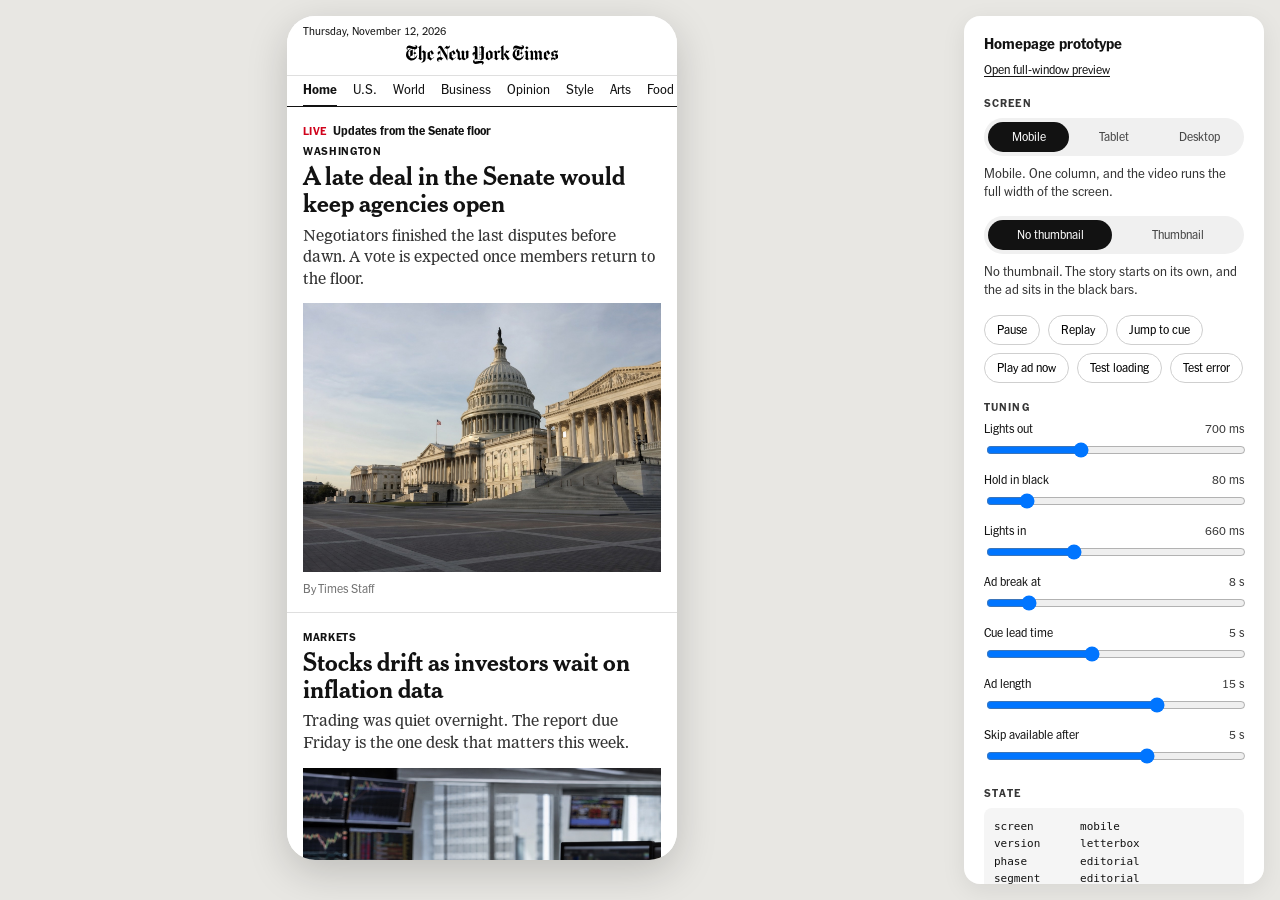
<file: index.html>
<!doctype html>
<html lang="en">
<head>
  <meta charset="utf-8" />
  <meta name="viewport" content="width=device-width, initial-scale=1" />
  <title>Homepage prototype: Style</title>
  <script>
    // ?view=window drops the phone frame and uses the real browser window.
    if (new URLSearchParams(location.search).get("view") === "window") {
      document.documentElement.dataset.view = "window";
    }
  </script>
  <link rel="stylesheet" href="styles.css?v=4" />
</head>
<body data-version="letterbox" data-layout="mobile">
  <main class="stage">

    <section class="phone" aria-label="Homepage">
      <header class="site-head">
        <p class="home-date">Thursday, November 12, 2026</p>
        <img class="masthead" src="media/nyt-logo.svg" alt="The New York Times">
        <nav class="chips" aria-label="Sections">
          <button class="is-active" type="button">Home</button>
          <button type="button">U.S.</button>
          <button type="button">World</button>
          <button type="button">Business</button>
          <button type="button">Opinion</button>
          <button type="button" id="styleJump">Style</button>
          <button type="button">Arts</button>
          <button type="button">Food</button>
          <button type="button">Travel</button>
        </nav>
      </header>

      <div class="home-scroll" id="homeScroll" tabindex="0">
        <div class="home-lead">
          <article class="story story-lead">
            <p class="live"><span>Live</span> Updates from the Senate floor</p>
            <p class="kicker">Washington</p>
            <h2 class="story-title">A late deal in the Senate would keep agencies open</h2>
            <p class="story-dek">Negotiators finished the last disputes before dawn. A vote is expected once members return to the floor.</p>
            <img class="photo" src="media/photo-senate.jpg" alt="">
            <p class="byline">By Times Staff</p>
          </article>

          <div class="home-rail">
            <article class="story">
              <p class="kicker">Markets</p>
              <h2 class="story-title">Stocks drift as investors wait on inflation data</h2>
              <p class="story-dek">Trading was quiet overnight. The report due Friday is the one desk that matters this week.</p>
              <img class="photo" src="media/photo-markets.jpg" alt="">
              <p class="byline">By Times Staff</p>
            </article>

            <article class="story">
              <p class="kicker">Weather</p>
              <h2 class="story-title">A long storm system stretches across the Midwest</h2>
              <p class="story-dek">Rain moves in from the west tonight, with colder air behind it by the weekend.</p>
              <p class="byline">By Times Staff</p>
            </article>
          </div>
        </div>

        <section class="feed-section" id="style">
          <h2 class="feed-section-title">Style</h2>

          <div class="section-grid">
            <div class="style-main">
              <div class="style-copy">
                <p class="kicker">Fashion Week</p>
                <h3 class="story-title">Fashion week looks that made it into our Spotlight for 2026</h3>
                <p class="story-dek">The coat, the shoe, and the bag that left the tents and ended up on the sidewalk.</p>
              </div>

              <div class="section-side">
                <article class="story story-compact">
                  <h3 class="story-title">The coat that took over the front row</h3>
                  <p class="byline">By Times Staff</p>
                </article>

                <article class="story story-compact">
                  <h3 class="story-title">Five bags that explained the season</h3>
                  <p class="byline">By Times Staff</p>
                </article>
              </div>
            </div>

            <div class="style-player">
            <div class="player is-loading" id="player" data-version="letterbox" data-state="editorial" data-segment="editorial">
              <video
                id="editorial"
                class="media editorial"
                src="media/editorial.mp4"
                playsinline
                muted
                preload="auto"
              ></video>

              <div class="ad-frame" id="adFrame">
                <img src="frame-media/ad-frame.png" alt="Sponsored by Louis Vuitton. Fashion Weeks Looks that spotlight Fall 2026.">
              </div>

              <div class="ad-backdrop" id="adBackdrop"></div>
              <div class="ad-stage" id="adStage">
                <video
                  id="ad"
                  class="media"
                  src="media/ad.mp4"
                  playsinline
                  muted
                  preload="auto"
                ></video>
                <div class="on-video">
                  <div class="ad-meta">
                    <span class="slug">AD</span>
                    <span class="timer" id="adTimer">0:15</span>
                  </div>
                </div>
              </div>

              <div class="chrome" id="chrome">
                <img class="mark" src="media/super-t.svg" alt="The New York Times">
                <div class="controls">
                  <button class="icon-btn" id="expandBtn" type="button" aria-label="Expand">
                    <svg viewBox="0 0 24 24" aria-hidden="true">
                      <path d="M14 5h5v5M19 5l-6 6M10 19H5v-5M5 19l6-6"/>
                    </svg>
                  </button>
                  <button class="icon-btn is-muted" id="muteBtn" type="button" aria-label="Unmute" aria-pressed="true">
                    <svg class="icon-sound" viewBox="0 0 24 24" aria-hidden="true">
                      <path d="M4.5 10h2.8L12 6.2v11.6L7.3 14H4.5v-4z"/>
                    </svg>
                    <svg class="icon-muted" viewBox="0 0 24 24" aria-hidden="true">
                      <path d="M4.5 10h2.8L12 6.2v11.6L7.3 14H4.5v-4zM16 9.5l4.5 5M20.5 9.5l-4.5 5"/>
                    </svg>
                  </button>
                  <button class="icon-btn" id="shareBtn" type="button" aria-label="Copy link">
                    <svg viewBox="0 0 24 24" aria-hidden="true">
                      <path d="M10 13.2a3.6 3.6 0 0 0 5.1.4l1.8-1.8a3.6 3.6 0 0 0-5.1-5.1l-1 1"/>
                      <path d="M14 10.8a3.6 3.6 0 0 0-5.1-.4l-1.8 1.8a3.6 3.6 0 0 0 5.1 5.1l1-1"/>
                    </svg>
                  </button>
                  <button class="icon-btn" id="ccBtn" type="button" aria-label="Captions" aria-pressed="false">
                    <svg viewBox="0 0 24 24" aria-hidden="true">
                      <rect x="3.5" y="5.5" width="17" height="13" rx="2"/>
                      <path d="M10.4 10.3a2 2 0 1 0 0 3.4M16.4 10.3a2 2 0 1 0 0 3.4"/>
                    </svg>
                  </button>
                </div>
                <p class="credit">The New York Times</p>
              </div>

              <div class="brand-card" id="brandCard">
                <img class="brand-logo" src="media/louis-vuitton.svg" alt="Louis Vuitton">
                <p>Fall Collection 2026.</p>
                <span class="cta">Explore</span>
              </div>

              <p class="continues" id="continues">Video continues after advertisement</p>
              <div class="cue-pill" id="cuePill">Ad starts in <span id="cueCount">5</span></div>
              <button class="skip" id="skipBtn" type="button">Skip ad in 5</button>

              <div class="blackout" id="blackout"></div>

              <button class="play-toggle" id="playToggle" type="button" aria-label="Play">
                <svg viewBox="0 0 24 24" aria-hidden="true">
                  <path d="M9 7.2v9.6l8-4.8-8-4.8z" fill="currentColor"/>
                </svg>
              </button>

              <div class="progress">
                <div class="progress-fill" id="progressFill"></div>
                <div class="progress-knob" id="progressKnob"></div>
              </div>

              <div class="loading" id="loading" role="status" aria-label="Loading video">
                <span class="spinner"></span>
              </div>

              <div class="error-card" id="errorCard" role="alert">
                <p id="errorText">Unable to play video. Please refresh to try again.</p>
              </div>
            </div>

            <p class="caption">Alex Pena, Stephanie Figgins, Axel Boada and Caroline Kim</p>
            </div>
          </div>
        </section>

        <section class="feed-section" id="food">
          <h2 class="feed-section-title">Food</h2>
          <article class="story">
            <p class="kicker">Weeknight</p>
            <h3 class="story-title">A pot of beans that gets better every day</h3>
            <p class="story-dek">Start it on Sunday. By Wednesday it is the whole dinner.</p>
            <img class="photo" src="media/photo-food.jpg" alt="">
            <p class="byline">By Times Staff</p>
          </article>
        </section>
      </div>
    </section>

    <aside class="panel" id="panel">
      <div class="panel-head">
        <h2>Homepage prototype</h2>
        <button class="panel-close" id="panelClose" type="button" aria-label="Hide tuning panel">Hide</button>
      </div>
      <p class="panel-links">
        <a class="open-window" href="?view=window" target="_blank" rel="noopener">Open full-window preview</a>
        <a class="open-frame" href="./">Back to phone frame</a>
      </p>
      <h3>Screen</h3>
      <div class="layout-switch" role="group" aria-label="Screen size">
        <button class="is-on" id="layoutMobile" type="button" aria-pressed="true">Mobile</button>
        <button id="layoutTablet" type="button" aria-pressed="false">Tablet</button>
        <button id="layoutDesktop" type="button" aria-pressed="false">Desktop</button>
      </div>
      <p class="panel-lead" id="layoutNote">Mobile. One column, and the video runs the full width of the screen.</p>

      <div class="version-switch" role="group" aria-label="Video version">
        <button class="is-on" id="verLetterbox" type="button" aria-pressed="true">No thumbnail</button>
        <button id="verFrame" type="button" aria-pressed="false">Thumbnail</button>
      </div>
      <p class="panel-lead" id="switchNote">No thumbnail. The story starts on its own, and the ad sits in the black bars.</p>

      <div class="frame-only">
        <div class="thumb-switch" role="group" aria-label="Thumbnail design">
          <button class="is-on" id="thumbA" type="button" aria-pressed="true">Intro Slate</button>
          <button id="thumbB" type="button" aria-pressed="false">Static Cover</button>
        </div>
        <p class="panel-lead" id="thumbNote">Intro Slate. A darkened close-up with the headline centered and the Louis Vuitton mark at the bottom.</p>
      </div>

      <div class="buttons">
        <button class="btn" id="playBtn" type="button">Pause</button>
        <button class="btn" id="replayBtn" type="button">Replay</button>
        <button class="btn" id="jumpBtn" type="button">Jump to cue</button>
        <button class="btn" id="triggerBtn" type="button">Play ad now</button>
        <button class="btn" id="loadingBtn" type="button">Test loading</button>
        <button class="btn" id="errorBtn" type="button">Test error</button>
      </div>

      <h3>Tuning</h3>

      <div class="frame-only">
        <label class="field">
          <span>Thumbnail length <output id="o-frameDuration"></output></span>
          <input type="range" id="s-frameDuration" min="1" max="4" step="0.5" value="2" />
        </label>
        <label class="field">
          <span>Thumbnail leads by <output id="o-frameLead"></output></span>
          <input type="range" id="s-frameLead" min="0" max="3" step="0.5" value="1" />
        </label>
      </div>

      <label class="field">
        <span>Lights out <output id="o-lightsOut"></output></span>
        <input type="range" id="s-lightsOut" min="200" max="1600" step="20" value="700" />
      </label>
      <label class="field">
        <span>Hold in black <output id="o-holdBlack"></output></span>
        <input type="range" id="s-holdBlack" min="0" max="600" step="20" value="80" />
      </label>
      <label class="field">
        <span>Lights in <output id="o-lightsIn"></output></span>
        <input type="range" id="s-lightsIn" min="200" max="1600" step="20" value="650" />
      </label>
      <label class="field">
        <span>Ad break at <output id="o-breakAt"></output></span>
        <input type="range" id="s-breakAt" min="6" max="20" step="1" value="8" />
      </label>
      <label class="field">
        <span>Cue lead time <output id="o-cueLead"></output></span>
        <input type="range" id="s-cueLead" min="3" max="8" step="1" value="5" />
      </label>
      <label class="field">
        <span>Ad length <output id="o-adDuration"></output></span>
        <input type="range" id="s-adDuration" min="5" max="20" step="1" value="15" />
      </label>
      <label class="field">
        <span>Skip available after <output id="o-skipAfter"></output></span>
        <input type="range" id="s-skipAfter" min="0" max="8" step="1" value="5" />
      </label>

      <h3>State</h3>
      <pre class="readout" id="readout"></pre>

      <h3>What you can move</h3>
      <ul class="notes">
        <li><b>Before the break:</b> “Ad starts in” sits on the editorial picture.</li>
        <li><b>On the ad:</b> “Video continues after advertisement,” AD slug, remaining time, skip, and the Louis Vuitton line.</li>
        <li>None of that type is burned into either clip.</li>
      </ul>
    </aside>

    <button class="sheet-tab" id="sheetTab" type="button" aria-controls="panel" aria-expanded="false">
      <svg viewBox="0 0 24 24" aria-hidden="true"><path d="M6 14l6-6 6 6"/></svg>
      <span class="sheet-label">Tuning</span>
    </button>

  </main>

  <script src="main.js?v=5"></script>
</body>
</html>
</file>
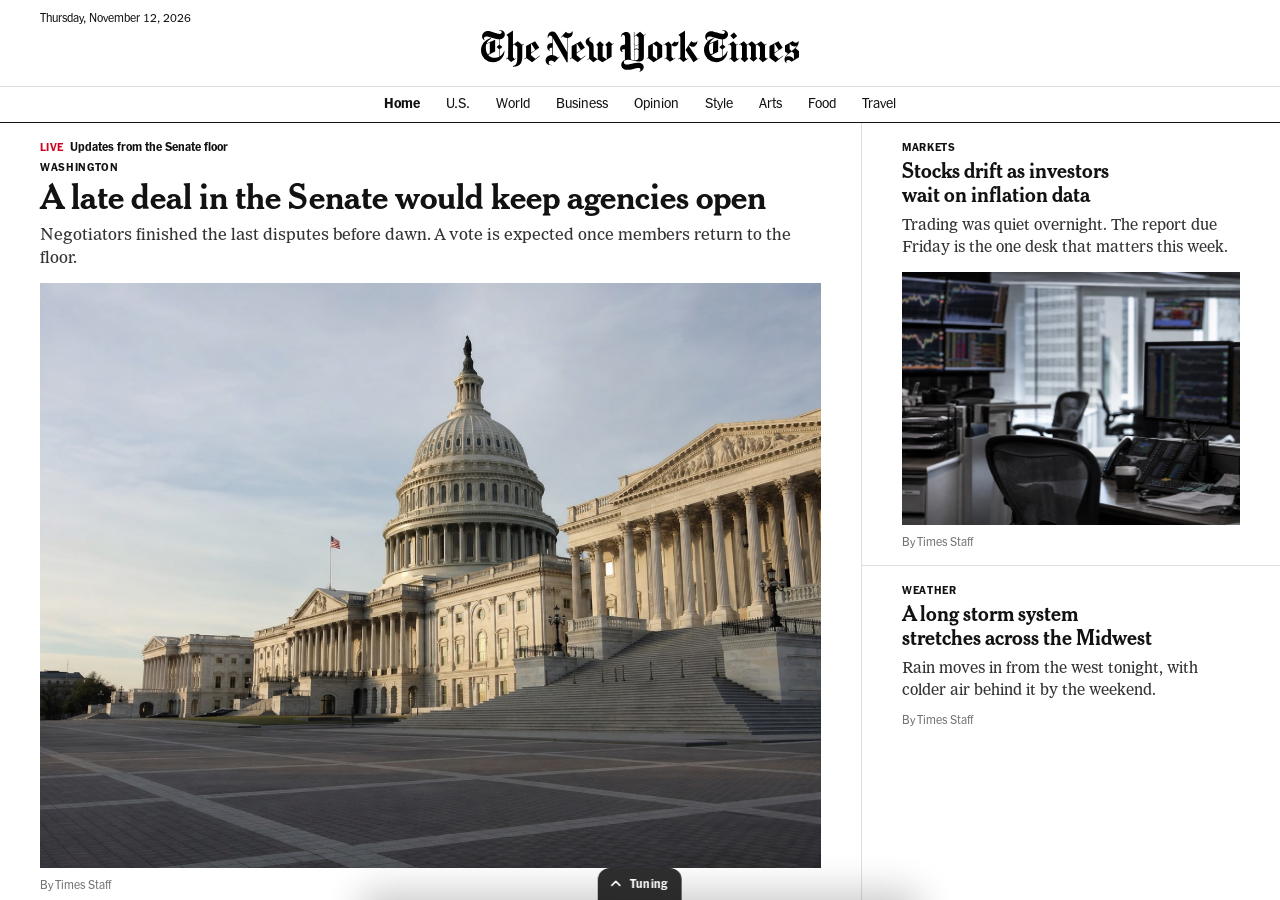
<file: preview.html>
<!doctype html>
<html lang="en">
<head>
  <meta charset="utf-8" />
  <title>Homepage prototype: full-window preview</title>
  <meta http-equiv="refresh" content="0; url=index.html?view=window" />
  <script>location.replace("index.html?view=window" + location.hash);</script>
</head>
<body>
  <p><a href="index.html?view=window">Open the full-window preview</a></p>
</body>
</html>
</file>
<file: styles.css>
@font-face {
  font-family: "NYT Cheltenham";
  src: url("fonts/NYTCheltenhamBold.otf") format("opentype");
  font-weight: 700;
  font-style: normal;
  font-display: swap;
}

@font-face {
  font-family: "NYT Cheltenham";
  src: url("fonts/NYTCheltenhamMedium.otf") format("opentype");
  font-weight: 500;
  font-style: normal;
  font-display: swap;
}

@font-face {
  font-family: "NYT Imperial";
  src: url("fonts/NYTImperialRegular.otf") format("opentype");
  font-weight: 400;
  font-style: normal;
  font-display: swap;
}

@font-face {
  font-family: "NYT Franklin";
  src: url("fonts/NYTFranklinMedium.otf") format("opentype");
  font-weight: 500;
  font-style: normal;
  font-display: swap;
}

@font-face {
  font-family: "NYT Franklin";
  src: url("fonts/NYTFranklinBold.otf") format("opentype");
  font-weight: 700;
  font-style: normal;
  font-display: swap;
}

:root {
  --ink: #121212;
  --ink-soft: #363636;
  --paper: #ffffff;
  --hairline: #dfdfdf;
  --serif: "NYT Cheltenham", Georgia, "Times New Roman", serif;
  --text: "NYT Imperial", Georgia, "Times New Roman", serif;
  --sans: "NYT Franklin", "Helvetica Neue", Arial, sans-serif;
  --ui-font: var(--sans);
  --ui-weight: 500;
}

* { box-sizing: border-box; }

body {
  margin: 0;
  min-height: 100vh;
  background: #e8e7e3;
  color: var(--ink);
  font-family: var(--sans);
  font-weight: 500;
}

.stage {
  min-height: 100vh;
  display: flex;
  justify-content: center;
  align-items: flex-start;
  padding: 16px 332px 16px 16px;
}

.phone {
  --gutter: 16px;
  flex: none;
  width: min(390px, 100%);
  height: min(844px, calc(100vh - 32px));
  display: flex;
  flex-direction: column;
  background: var(--paper);
  border-radius: 28px;
  box-shadow: 0 12px 40px rgba(0, 0, 0, 0.18);
  overflow: hidden;
}

.site-head {
  flex: none;
  background: #fff;
  border-bottom: 1px solid #121212;
}

.masthead {
  display: block;
  height: 20px;
  width: auto;
  margin: 8px auto 10px;
}

.home-scroll {
  flex: 1;
  overflow-x: hidden;
  overflow-y: auto;
  overscroll-behavior: contain;
  background: #fff;
  outline: none;
  scrollbar-width: none;
}

.home-scroll::-webkit-scrollbar { display: none; }

.home-date {
  margin: 0;
  padding: 10px var(--gutter) 0;
  font-family: var(--sans);
  font-size: 11px;
  font-weight: 500;
  line-height: 1;
  color: #121212;
}

.chips {
  display: flex;
  gap: 16px;
  overflow-x: auto;
  padding: 0 var(--gutter);
  background: #fff;
  border-top: 1px solid var(--hairline);
  scrollbar-width: none;
}

.chips::-webkit-scrollbar { display: none; }

.chips button {
  flex: none;
  margin: 0;
  padding: 8px 0 9px;
  border: 0;
  background: none;
  color: #121212;
  font-family: var(--sans);
  font-size: 13px;
  font-weight: 500;
  line-height: 1;
  cursor: pointer;
}

.chips button.is-active {
  font-weight: 700;
  box-shadow: inset 0 -1px 0 #121212;
}

.story {
  padding: 18px var(--gutter) 16px;
  border-bottom: 1px solid var(--hairline);
}

.feed-section .story { border-bottom-color: var(--hairline); }

.story-compact { padding-top: 14px; padding-bottom: 14px; }

.live {
  display: flex;
  align-items: center;
  gap: 6px;
  margin: 0 0 8px;
  font-family: var(--sans);
  font-size: 12px;
  font-weight: 700;
  line-height: 1;
}

.live span {
  color: #d0021b;
  letter-spacing: 0.04em;
  text-transform: uppercase;
  font-size: 11px;
}

.kicker {
  margin: 0 0 6px;
  font-family: var(--sans);
  font-size: 11px;
  font-weight: 700;
  letter-spacing: 0.06em;
  text-transform: uppercase;
  color: #121212;
}

.story-title {
  margin: 0 0 8px;
  font-family: var(--serif);
  font-weight: 700;
  font-size: 26px;
  line-height: 1.05;
}

.story-compact .story-title {
  font-family: var(--serif);
  font-size: 18px;
  font-weight: 500;
  line-height: 1.15;
}

.story-dek {
  margin: 0;
  font-family: var(--text);
  font-weight: 400;
  font-size: 16px;
  line-height: 1.35;
  color: #333;
}

.byline {
  margin: 10px 0 0;
  font-family: var(--sans);
  font-size: 12px;
  font-weight: 500;
  color: #727272;
}

.photo {
  display: block;
  width: 100%;
  height: auto;
  aspect-ratio: 4 / 3;
  margin-top: 12px;
  object-fit: cover;
  object-position: center;
  background: #d5d0c6;
}

.feed-section-title {
  margin: 0;
  padding: 18px var(--gutter) 2px;
  border-top: 1px solid #121212;
  font-family: var(--serif);
  font-size: 26px;
  font-weight: 700;
  line-height: 1;
}

#style { scroll-margin-top: 8px; }

.style-copy {
  padding: 18px var(--gutter) 0;
}

.style-player {
  padding: 0 var(--gutter) 16px;
  border-bottom: 1px solid var(--hairline);
}

.style-player .player {
  display: block;
  width: 100%;
  margin: 16px 0 0;
}

.section-grid {
  display: grid;
  grid-template-columns: minmax(0, 1fr);
  grid-template-areas:
    "copy"
    "player"
    "side";
}

.style-main { display: contents; }
.style-copy { grid-area: copy; }
.style-player { grid-area: player; }
.section-side { grid-area: side; min-width: 0; }

.caption {
  margin: 8px 0 0;
  font-family: var(--ui-font);
  font-size: 12px;
  font-weight: var(--ui-weight);
  line-height: 1.4;
  text-align: center;
  color: #8a8a8a;
}

/* ---------- Player (same as the article prototype) ---------- */
.player {
  position: relative;
  width: 100%;
  aspect-ratio: 9 / 16;
  background: #000;
  overflow: hidden;
  container-type: inline-size;
  font-family: var(--ui-font);
  --edge: 16px;
}

.media {
  position: absolute;
  inset: 0;
  width: 100%;
  height: 100%;
  object-fit: cover;
  background: #000;
}

.ad-backdrop {
  position: absolute;
  inset: 0;
  background: #000;
  opacity: 0;
  z-index: 1;
  pointer-events: none;
}

#player[data-segment="ad"] .ad-backdrop { opacity: 1; }
#player[data-segment="ad"] .editorial { opacity: 0; }

.ad-stage {
  position: absolute;
  left: 0;
  right: 0;
  top: 50%;
  width: 100%;
  aspect-ratio: 4 / 3;
  transform: translateY(-50%);
  opacity: 0;
  z-index: 2;
}

#player[data-segment="ad"] .ad-stage { opacity: 1; }

.on-video {
  position: absolute;
  inset: 0;
  z-index: 2;
  pointer-events: none;
}

.ad-meta {
  position: absolute;
  top: 12px;
  left: var(--edge);
  display: flex;
  gap: 8px;
  align-items: center;
  opacity: 0;
  transform: translateY(6px);
  transition: opacity 480ms ease, transform 480ms ease;
}

#player[data-segment="ad"] .ad-meta {
  opacity: 1;
  transform: none;
}

.slug,
.timer {
  color: #fff;
  font-size: 13px;
  font-weight: var(--ui-weight);
  line-height: 1;
  padding: 7px 10px;
  border-radius: 999px;
  background: rgba(190, 190, 190, 0.38);
  backdrop-filter: blur(12px);
}

.slug { letter-spacing: 0.04em; }

.brand-card {
  position: absolute;
  left: var(--edge);
  right: 16px;
  bottom: 23px;
  z-index: 3;
  color: #fff;
  opacity: 0;
  pointer-events: none;
}

#player[data-segment="ad"] .brand-card { opacity: 1; }

.brand-logo {
  display: block;
  height: 22px;
  width: auto;
  margin: 0 0 12px;
}

.brand-card p {
  margin: 0 0 16px;
  font-size: 12px;
  font-weight: 300;
  line-height: 1.3;
}

.cta {
  display: inline-block;
  background: #fff;
  color: #121212;
  border-radius: 999px;
  padding: 10px 22px;
  font-size: 15px;
  font-weight: var(--ui-weight);
}

.continues,
.cue-pill,
.skip {
  position: absolute;
  z-index: 3;
  color: #fff;
  line-height: 1;
  opacity: 0;
  transform: translateY(-8px);
  transition: opacity 480ms ease, transform 480ms ease;
}

.cue-pill,
.skip {
  top: 24px;
  left: var(--edge);
  font-size: 15px;
  font-weight: var(--ui-weight);
  letter-spacing: 0;
  padding: 11px 18px;
  border-radius: 999px;
  background: rgba(190, 190, 190, 0.38);
  backdrop-filter: blur(16px);
}

.continues {
  left: var(--edge);
  margin: 0;
  font-size: 14px;
  font-weight: var(--ui-weight);
  letter-spacing: 0.02em;
  top: calc(50% - (100cqi * 3 / 8) - 28px);
}

#player[data-segment="ad"] .continues {
  opacity: 1;
  transform: none;
}

.chrome {
  position: absolute;
  inset: 0;
  z-index: 3;
  pointer-events: none;
}

#player[data-segment="ad"] .chrome { opacity: 0; }

.mark {
  position: absolute;
  top: 12px;
  right: var(--edge);
  width: 60px;
  height: 60px;
  object-fit: contain;
}

.controls {
  position: absolute;
  right: var(--edge);
  bottom: 22px;
  display: flex;
  flex-direction: column;
  gap: 16px;
}

.icon-btn {
  width: 32px;
  height: 32px;
  padding: 0;
  border: 0;
  background: transparent;
  color: #fff;
  pointer-events: auto;
  cursor: pointer;
}

.icon-btn svg {
  width: 22px;
  height: 22px;
  fill: none;
  stroke: currentColor;
  stroke-width: 2.4;
  stroke-linecap: round;
  stroke-linejoin: round;
}

.icon-btn .icon-muted { display: none; }
.icon-btn.is-muted .icon-sound { display: none; }
.icon-btn.is-muted .icon-muted { display: block; }

#player[data-segment="ad"] .icon-btn { pointer-events: none; }

.credit {
  position: absolute;
  left: 12px;
  bottom: 18px;
  margin: 0;
  color: #fff;
  font-size: 12px;
  font-weight: var(--ui-weight);
}

#player[data-state="cue"] .cue-pill {
  opacity: 1;
  transform: none;
}

.skip {
  border: 0;
  color: #fff;
  cursor: default;
  pointer-events: none;
}

#player[data-segment="ad"] .skip {
  opacity: 1;
  transform: none;
  pointer-events: auto;
}

.skip.ready { cursor: pointer; }

.blackout {
  position: absolute;
  inset: 0;
  background: #000;
  opacity: 0;
  pointer-events: none;
  z-index: 4;
}

.play-toggle {
  position: absolute;
  top: 50%;
  left: 50%;
  z-index: 6;
  width: 76px;
  height: 76px;
  margin: 0;
  padding: 0;
  border: 0;
  border-radius: 50%;
  background: rgba(20, 20, 20, 0.45);
  color: #fff;
  transform: translate(-50%, -50%);
  cursor: pointer;
  display: none;
}

.player.is-paused .play-toggle { display: grid; place-items: center; }

.play-toggle svg {
  width: 34px;
  height: 34px;
  margin-left: 4px;
}

.progress {
  position: absolute;
  left: 0;
  right: 0;
  bottom: 0;
  height: 8px;
  background: #6e6e6e;
  z-index: 5;
}

.progress-fill {
  height: 100%;
  width: 0;
  background: #141414;
}

.progress-knob {
  position: absolute;
  top: 50%;
  left: 0;
  width: 16px;
  height: 16px;
  border-radius: 50%;
  background: #fff;
  transform: translateY(-50%);
}

/* ---------- Loading and error states (July 2026 video spec) ---------- */
.loading,
.error-card {
  position: absolute;
  inset: 0;
  display: none;
  place-items: center;
}

.loading {
  z-index: 5;
  pointer-events: none;
}

/* Blur layer over the current frame, spinner on top */
.loading::before {
  content: "";
  position: absolute;
  inset: 0;
  background: rgba(0, 0, 0, 0.25);
  backdrop-filter: blur(10px);
  -webkit-backdrop-filter: blur(10px);
}

.spinner {
  position: relative;
  width: 32px;
  height: 32px;
  border: 3px solid rgba(255, 255, 255, 0.35);
  border-top-color: #fff;
  border-radius: 50%;
  animation: spin 0.9s linear infinite;
}

@keyframes spin {
  to { transform: rotate(360deg); }
}

.player.is-loading .loading { display: grid; }

.error-card {
  z-index: 7;
  padding: 24px;
  background: rgba(0, 0, 0, 0.88);
  color: #fff;
  text-align: center;
  pointer-events: none;
}

.error-card p {
  margin: 0;
  font-size: 15px;
  line-height: 1.4;
  max-width: 280px;
}

.player.is-error .error-card { display: grid; }

.player.is-error .chrome,
.player.is-error .progress,
.player.is-error .play-toggle,
.player.is-error .skip,
.player.is-error .cue-pill,
.player.is-error .continues,
.player.is-error .loading {
  display: none;
}

.icon-btn.is-on svg { stroke: #fff; }
.icon-btn[aria-pressed="true"] {
  background: rgba(255, 255, 255, 0.22);
  border-radius: 6px;
}

/* ---------- Control panel ---------- */
.panel {
  position: fixed;
  top: 16px;
  right: 16px;
  bottom: 16px;
  z-index: 20;
  width: 300px;
  margin: 0;
  overflow: auto;
  background: #fff;
  border-radius: 16px;
  padding: 20px;
  box-shadow: 0 6px 24px rgba(0, 0, 0, 0.08);
  font-size: 13px;
}

.panel h2 { margin: 0 0 8px; font-size: 15px; }

.panel-lead {
  margin: 0 0 14px;
  font-size: 13px;
  line-height: 1.4;
  color: var(--ink-soft);
}

.panel h3 {
  margin: 18px 0 8px;
  font-size: 11px;
  letter-spacing: 0.1em;
  text-transform: uppercase;
  color: var(--ink-soft);
}

.buttons { display: flex; flex-wrap: wrap; gap: 8px; }

.btn {
  font: inherit;
  font-size: 12px;
  background: #fff;
  border: 1px solid #cfcfcf;
  border-radius: 999px;
  padding: 7px 12px;
  cursor: pointer;
}

.btn:hover { border-color: var(--ink); }

.field { display: block; margin-bottom: 10px; }

.field span {
  display: flex;
  justify-content: space-between;
  font-size: 12px;
  margin-bottom: 4px;
}

.field output {
  color: var(--ink-soft);
  font-variant-numeric: tabular-nums;
}

.field input { width: 100%; }

.readout {
  margin: 0;
  padding: 10px;
  background: #f5f5f5;
  border-radius: 8px;
  font-family: ui-monospace, Menlo, monospace;
  font-size: 11px;
  line-height: 1.6;
  white-space: pre;
}

.notes {
  margin: 0;
  padding-left: 16px;
  font-size: 12px;
  line-height: 1.5;
}

.notes li { margin-bottom: 6px; }

.version-switch,
.thumb-switch,
.layout-switch {
  display: grid;
  gap: 4px;
  margin: 0 0 10px;
  padding: 4px;
  background: #f0f0f0;
  border-radius: 999px;
}

.version-switch,
.thumb-switch { grid-template-columns: 1fr 1fr; }
.layout-switch { grid-template-columns: 1fr 1fr 1fr; }

.version-switch button,
.thumb-switch button,
.layout-switch button {
  border: 0;
  border-radius: 999px;
  background: transparent;
  color: #444;
  font: inherit;
  font-size: 12px;
  padding: 8px 4px;
  cursor: pointer;
}

.version-switch button.is-on,
.thumb-switch button.is-on,
.layout-switch button.is-on {
  background: #121212;
  color: #fff;
}

.frame-only { display: none; }
body[data-version="frame"] .frame-only { display: block; }

/* Thumbnail version: sponsored still, then a full-frame ad. */
.ad-frame {
  position: absolute;
  inset: 0;
  z-index: 2;
  opacity: 0;
  pointer-events: none;
  background: #000;
}

.ad-frame img {
  display: block;
  width: 100%;
  height: 100%;
  object-fit: cover;
}

#player[data-version="frame"] .editorial { transition: opacity 520ms ease; }

#player[data-version="frame"][data-state="waiting"] .editorial {
  opacity: 0;
  transition: none;
}

#player[data-version="frame"][data-state="frame"] .ad-frame {
  opacity: 1;
  transition: none;
}

#player[data-version="frame"][data-state="editorial"] .ad-frame,
#player[data-version="frame"][data-state="cue"] .ad-frame,
#player[data-version="frame"][data-state="lights-out"] .ad-frame,
#player[data-version="frame"][data-state="lights-in"] .ad-frame,
#player[data-version="frame"][data-state="ad"] .ad-frame,
#player[data-version="frame"][data-segment="ad"] .ad-frame {
  opacity: 0;
  transition: opacity 520ms ease;
}

#player[data-version="frame"][data-state="frame"] .editorial {
  opacity: 1;
  transition: none;
}

#player[data-version="frame"] .ad-stage {
  inset: 0;
  top: 0;
  width: 100%;
  height: 100%;
  aspect-ratio: auto;
  transform: none;
}

#player[data-version="frame"] .ad-meta { top: 58px; }

#player[data-version="frame"] .continues {
  top: 18px;
  right: 16px;
  text-shadow: 0 1px 8px rgba(0, 0, 0, 0.45);
}

#player[data-version="frame"] .skip {
  top: 54px;
  right: var(--edge);
  left: auto;
}

#player[data-version="frame"] .brand-card::before {
  content: "";
  position: absolute;
  left: -16px;
  right: -16px;
  bottom: -23px;
  height: 210px;
  background: linear-gradient(to top, rgba(0, 0, 0, 0.62), rgba(0, 0, 0, 0));
  z-index: -1;
}

#player[data-version="frame"][data-state="waiting"] .chrome,
#player[data-version="frame"][data-state="frame"] .chrome,
#player[data-version="frame"][data-state="waiting"] .progress,
#player[data-version="frame"][data-state="frame"] .progress {
  opacity: 0;
}

#player[data-version="frame"][data-state="waiting"] .icon-btn,
#player[data-version="frame"][data-state="frame"] .icon-btn,
#player[data-version="frame"][data-state="waiting"] .play-toggle,
#player[data-version="frame"][data-state="frame"] .play-toggle {
  pointer-events: none;
  display: none;
}

/* ---------- Screen sizes ---------- */
body[data-layout="tablet"] .phone {
  --gutter: 28px;
  width: min(834px, 100%);
  height: min(1112px, calc(100vh - 32px));
  border-radius: 18px;
}

body[data-layout="desktop"] .phone {
  --gutter: 40px;
  width: min(1280px, 100%);
  height: calc(100vh - 32px);
  border-radius: 10px;
  box-shadow: 0 10px 36px rgba(0, 0, 0, 0.12);
}

body:is([data-layout="tablet"], [data-layout="desktop"]) .masthead {
  height: 28px;
  margin: 10px auto 12px;
}

body[data-layout="desktop"] .masthead {
  height: 42px;
  margin: 6px auto 14px;
}

body[data-layout="desktop"] .home-date {
  padding-top: 12px;
  font-size: 12px;
}

body:is([data-layout="tablet"], [data-layout="desktop"]) .chips {
  justify-content: center;
  gap: 22px;
}

body[data-layout="desktop"] .chips {
  gap: 26px;
}

body:is([data-layout="tablet"], [data-layout="desktop"]) .chips button {
  font-size: 14px;
  padding: 10px 0 11px;
}

body:is([data-layout="tablet"], [data-layout="desktop"]) .chips button.is-active {
  box-shadow: none;
}

body:is([data-layout="tablet"], [data-layout="desktop"]) .story-title {
  text-wrap: balance;
}

body:is([data-layout="tablet"], [data-layout="desktop"]) .home-lead {
  display: grid;
  grid-template-columns: minmax(0, 1.4fr) minmax(240px, 0.85fr);
  align-items: stretch;
  border-bottom: 0;
}

body[data-layout="desktop"] .home-lead {
  grid-template-columns: minmax(0, 1.85fr) minmax(300px, 0.9fr);
}

body:is([data-layout="tablet"], [data-layout="desktop"]) .home-lead .story {
  border-bottom: 0;
  min-width: 0;
}

body:is([data-layout="tablet"], [data-layout="desktop"]) .home-rail {
  border-left: 1px solid var(--hairline);
}

body:is([data-layout="tablet"], [data-layout="desktop"]) .home-rail .story + .story {
  border-top: 1px solid var(--hairline);
}

body[data-layout="tablet"] .story-lead .story-title { font-size: 32px; }
body[data-layout="tablet"] .feed-section-title { font-size: 28px; }

body[data-layout="desktop"] .story-lead .story-title {
  font-size: 36px;
  line-height: 1.02;
}

body[data-layout="desktop"] .story-lead .story-dek { font-size: 17px; line-height: 1.35; }

body:is([data-layout="tablet"], [data-layout="desktop"]) .home-rail .story-title {
  font-size: 20px;
  font-weight: 700;
  line-height: 1.1;
}


body[data-layout="desktop"] .home-rail .story-title { font-size: 22px; }
body[data-layout="desktop"] .feed-section-title {
  font-size: 28px;
  padding-top: 22px;
}

body:is([data-layout="tablet"], [data-layout="desktop"]) .section-grid {
  grid-template-columns: minmax(0, 1fr) clamp(280px, 42%, 360px);
  grid-template-areas: "main player";
  column-gap: 28px;
  align-items: start;
  padding: 8px var(--gutter) 20px;
}

body[data-layout="desktop"] .section-grid {
  grid-template-columns: minmax(0, 1fr) clamp(300px, 34%, 420px);
  column-gap: 36px;
}

body:is([data-layout="tablet"], [data-layout="desktop"]) .style-main {
  display: flex;
  flex-direction: column;
  grid-area: main;
  min-width: 0;
  align-self: start;
}

body:is([data-layout="tablet"], [data-layout="desktop"]) .style-copy {
  grid-area: auto;
  padding: 8px 0 0;
}

body:is([data-layout="tablet"], [data-layout="desktop"]) .style-player {
  grid-area: player;
  min-width: 0;
  align-self: start;
  padding: 8px 0 0;
  border-bottom: 0;
}

body:is([data-layout="tablet"], [data-layout="desktop"]) .style-player .player {
  margin-top: 0;
}

body[data-layout="tablet"] .style-copy .story-title { font-size: 28px; }

body[data-layout="desktop"] .style-copy .story-title {
  font-size: 32px;
  line-height: 1.05;
}

body[data-layout="desktop"] .style-copy .story-dek { font-size: 17px; line-height: 1.35; }

body:is([data-layout="tablet"], [data-layout="desktop"]) .section-side {
  grid-area: auto;
  display: flex;
  flex-direction: column;
  min-width: 0;
  margin-top: 22px;
  border-top: 1px solid var(--hairline);
}

body:is([data-layout="tablet"], [data-layout="desktop"]) .section-side .story {
  border-bottom: 0;
  padding: 16px 0 14px;
}

body:is([data-layout="tablet"], [data-layout="desktop"]) .section-side .story + .story {
  border-top: 1px solid var(--hairline);
  padding: 16px 0 14px;
}

body[data-layout="desktop"] .story-compact .story-title { font-size: 20px; }

body:is([data-layout="tablet"], [data-layout="desktop"]) #food .story {
  display: grid;
  grid-template-columns: minmax(0, 1fr) minmax(200px, 340px);
  column-gap: 28px;
  align-items: start;
}

body:is([data-layout="tablet"], [data-layout="desktop"]) #food .photo {
  grid-column: 2;
  grid-row: 1 / span 6;
  height: auto;
  margin-top: 0;
}

body[data-layout="desktop"] #food .story-title { font-size: 28px; }

/* ---------- Panel header and links (both views) ---------- */
.panel-head {
  display: flex;
  align-items: center;
  justify-content: space-between;
  gap: 12px;
  margin: 0 0 8px;
}

.panel-head h2 { margin: 0; }

.panel-close,
.sheet-tab { display: none; }

.panel-links {
  margin: 0 0 14px;
  font-size: 12px;
  line-height: 1.4;
}

.panel-links a {
  color: var(--ink);
  text-decoration: underline;
  text-underline-offset: 2px;
}

.open-frame { display: none; }

/* ---------- Full-window view (?view=window) ----------
   No phone frame. Layout follows the real window width, and the
   tuning panel becomes a bottom sheet with a toggle tab. */
html[data-view="window"] body { background: #fff; }

html[data-view="window"] .stage {
  min-height: 100vh;
  min-height: 100dvh;
  padding: 0;
  gap: 0;
}

html[data-view="window"] body[data-layout] .phone {
  width: 100%;
  max-width: 1280px;
  height: 100vh;
  height: 100dvh;
  border-radius: 0;
  box-shadow: none;
}

html[data-view="window"] .layout-switch { display: none; }
html[data-view="window"] .open-window { display: none; }
html[data-view="window"] .open-frame { display: inline; }

html[data-view="window"] .panel {
  position: fixed;
  top: auto;
  right: auto;
  bottom: 0;
  left: 50%;
  z-index: 40;
  width: min(560px, 100%);
  max-height: min(62vh, 560px);
  max-height: min(62dvh, 560px);
  padding-bottom: 28px;
  border-radius: 16px 16px 0 0;
  box-shadow: 0 -10px 36px rgba(0, 0, 0, 0.2);
  transform: translate(-50%, 100%);
  transition: transform 320ms cubic-bezier(0.32, 0.72, 0, 1);
}

html[data-view="window"] .panel.is-open { transform: translate(-50%, 0); }

html[data-view="window"] .panel-close {
  display: inline-block;
  font: inherit;
  font-size: 12px;
  padding: 6px 12px;
  border: 1px solid #cfcfcf;
  border-radius: 999px;
  background: #fff;
  cursor: pointer;
}

html[data-view="window"] .panel-close:hover { border-color: var(--ink); }

html[data-view="window"] .sheet-tab {
  position: fixed;
  left: 50%;
  bottom: 0;
  z-index: 41;
  display: flex;
  align-items: center;
  gap: 6px;
  height: 32px;
  padding: 0 14px 0 10px;
  border: 0;
  border-radius: 12px 12px 0 0;
  background: rgba(18, 18, 18, 0.88);
  backdrop-filter: blur(8px);
  -webkit-backdrop-filter: blur(8px);
  color: #fff;
  font: inherit;
  font-size: 12px;
  font-weight: 700;
  letter-spacing: 0.02em;
  cursor: pointer;
  transform: translate(-50%, calc(-1 * var(--sheet-h, 0px)));
  transition: transform 320ms cubic-bezier(0.32, 0.72, 0, 1);
}

html[data-view="window"] .sheet-tab svg {
  width: 16px;
  height: 16px;
  fill: none;
  stroke: currentColor;
  stroke-width: 2.4;
  stroke-linecap: round;
  stroke-linejoin: round;
  transition: transform 320ms cubic-bezier(0.32, 0.72, 0, 1);
}

html[data-view="window"] .sheet-tab[aria-expanded="true"] svg { transform: rotate(180deg); }

@media (prefers-reduced-motion: reduce) {
  html[data-view="window"] .panel,
  html[data-view="window"] .sheet-tab,
  html[data-view="window"] .sheet-tab svg { transition: none; }
}

@media (max-width: 1080px) {
  .stage {
    flex-direction: column;
    align-items: center;
    gap: 16px;
    padding: 16px;
  }

  .panel {
    position: static;
    width: min(480px, 100%);
    bottom: auto;
  }
}
</file>
